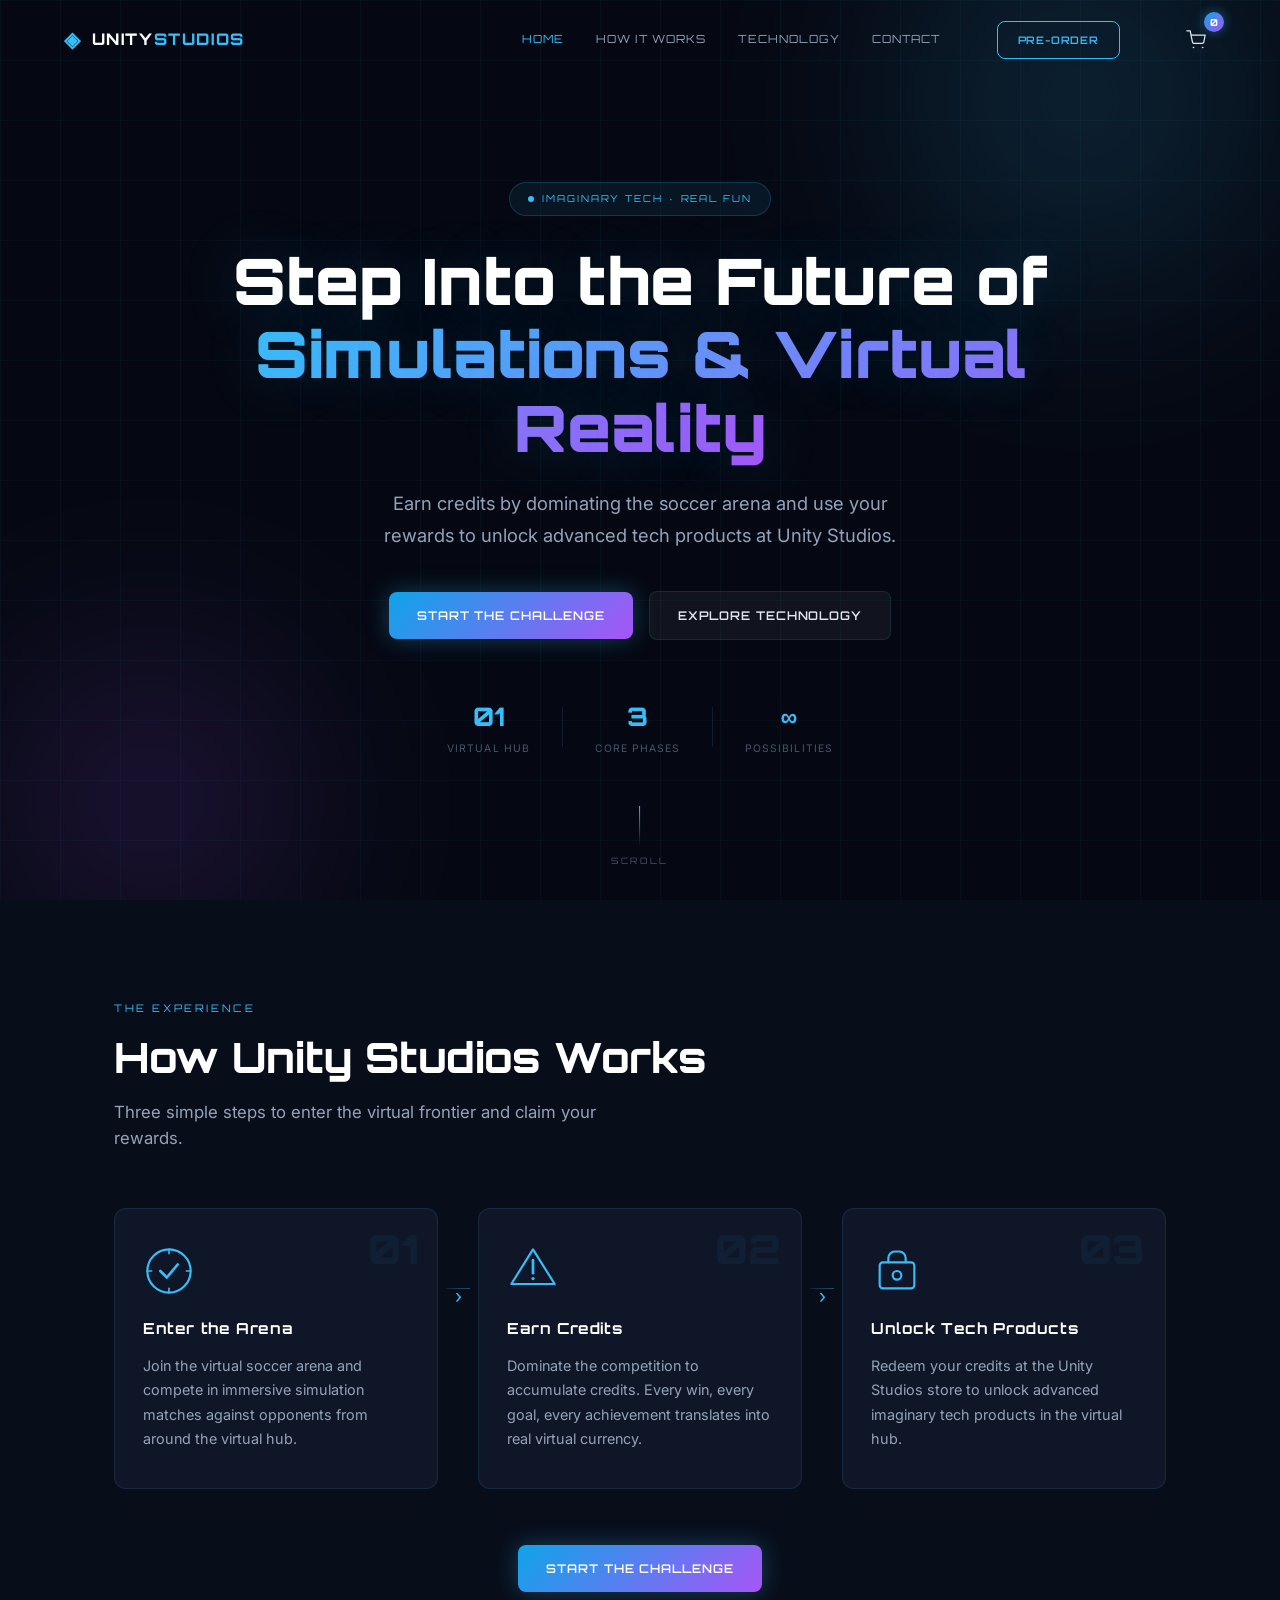
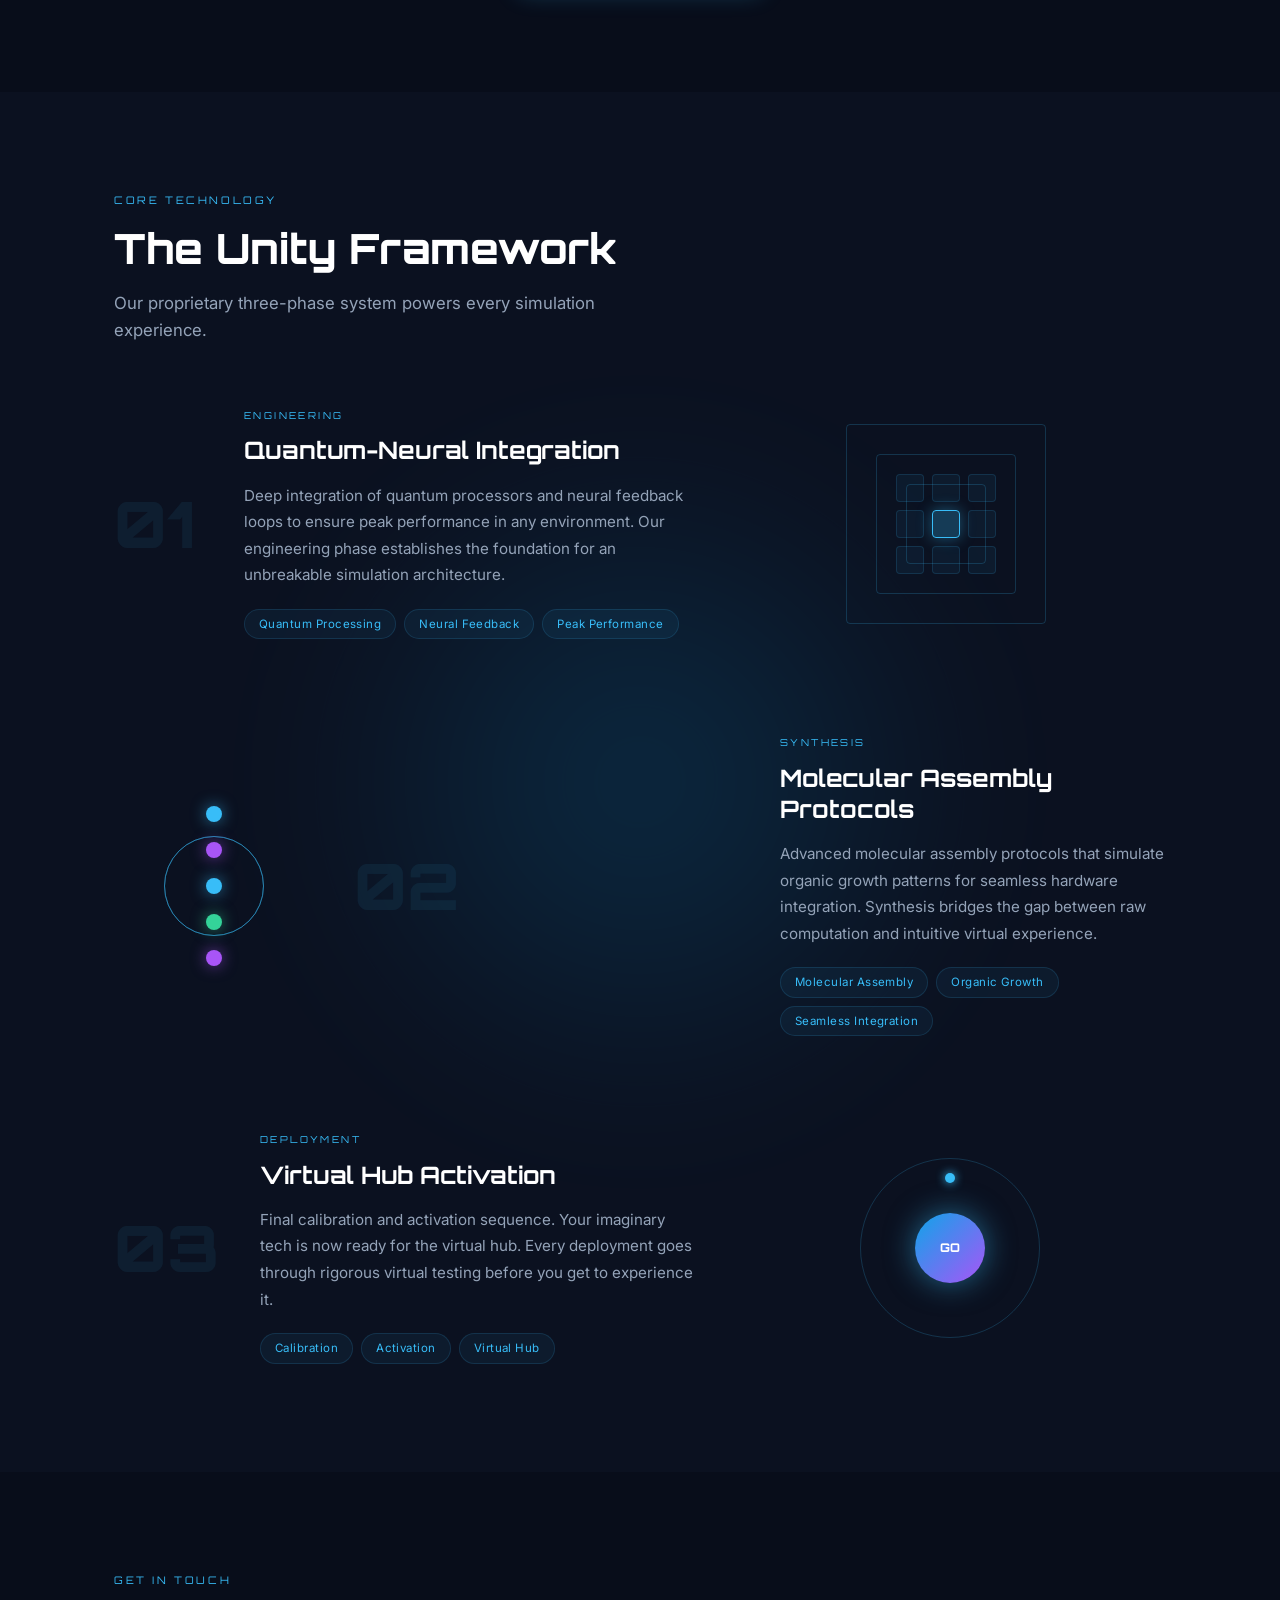
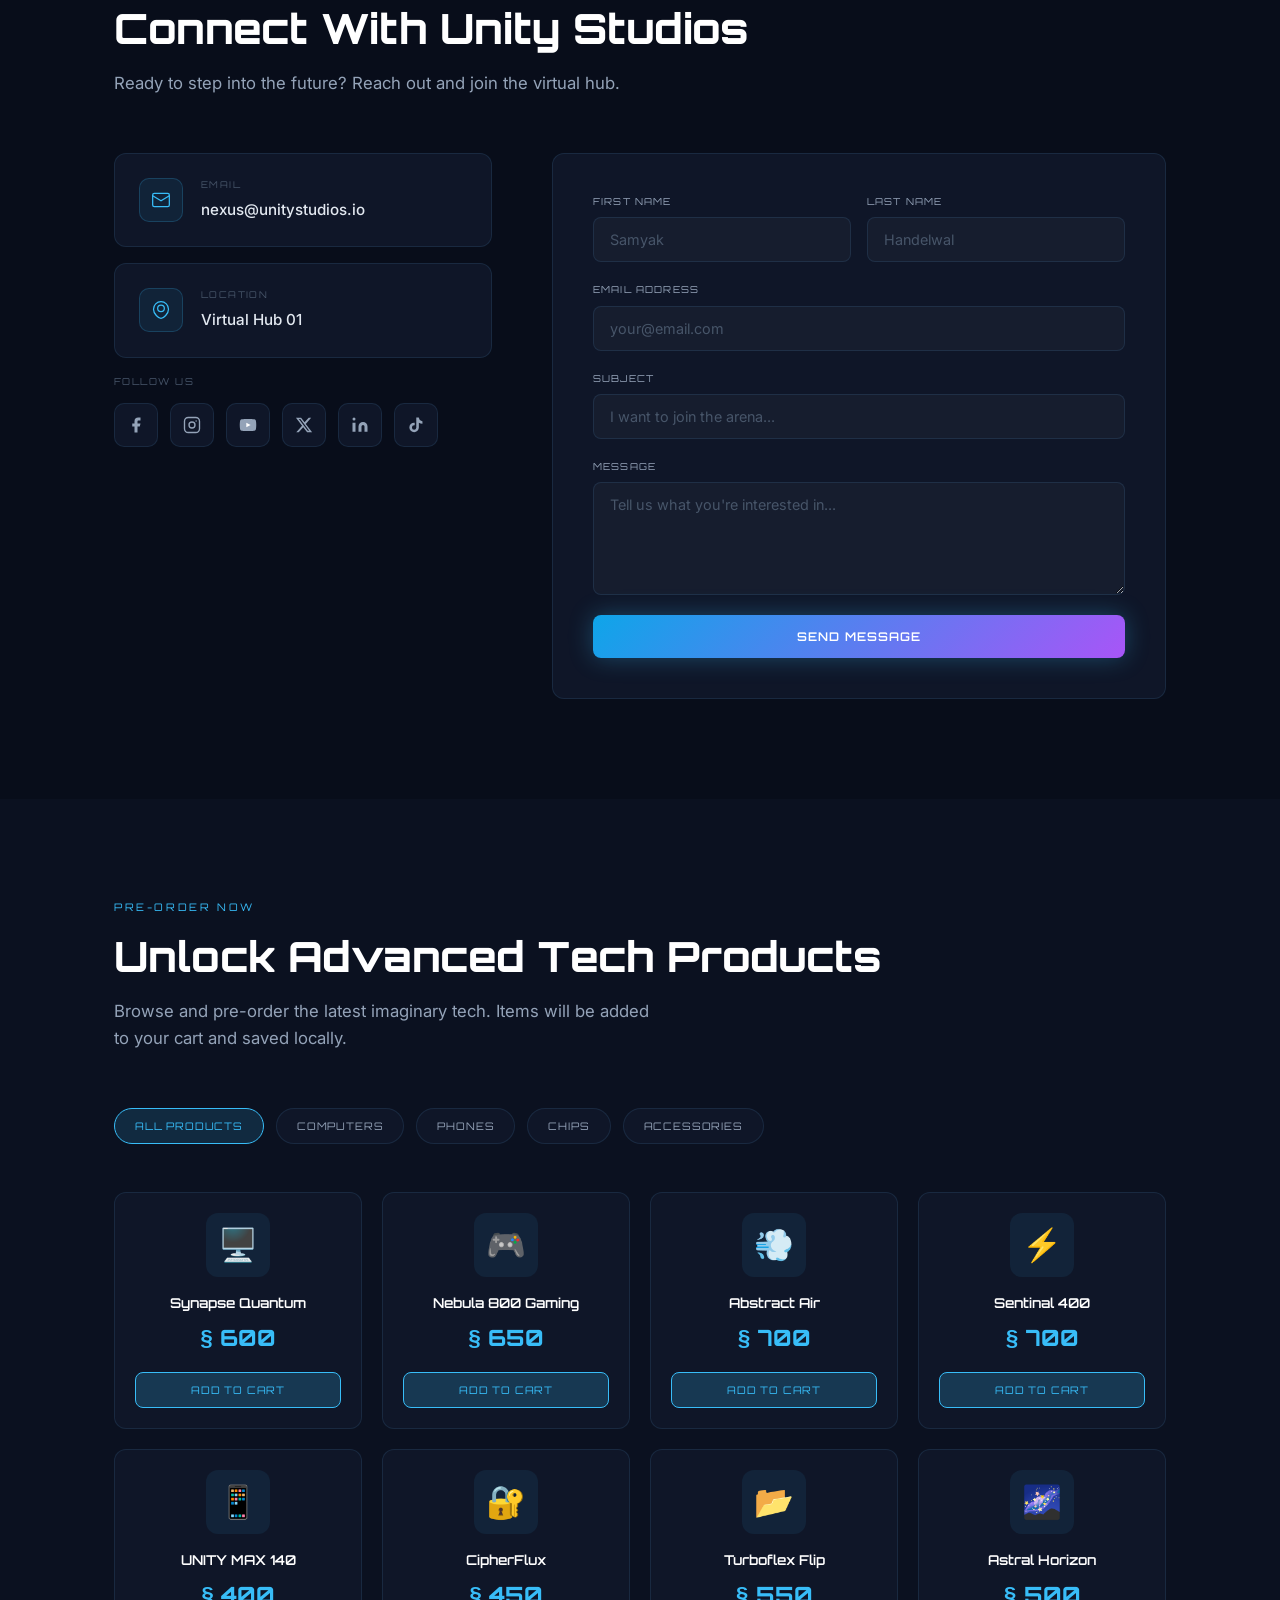
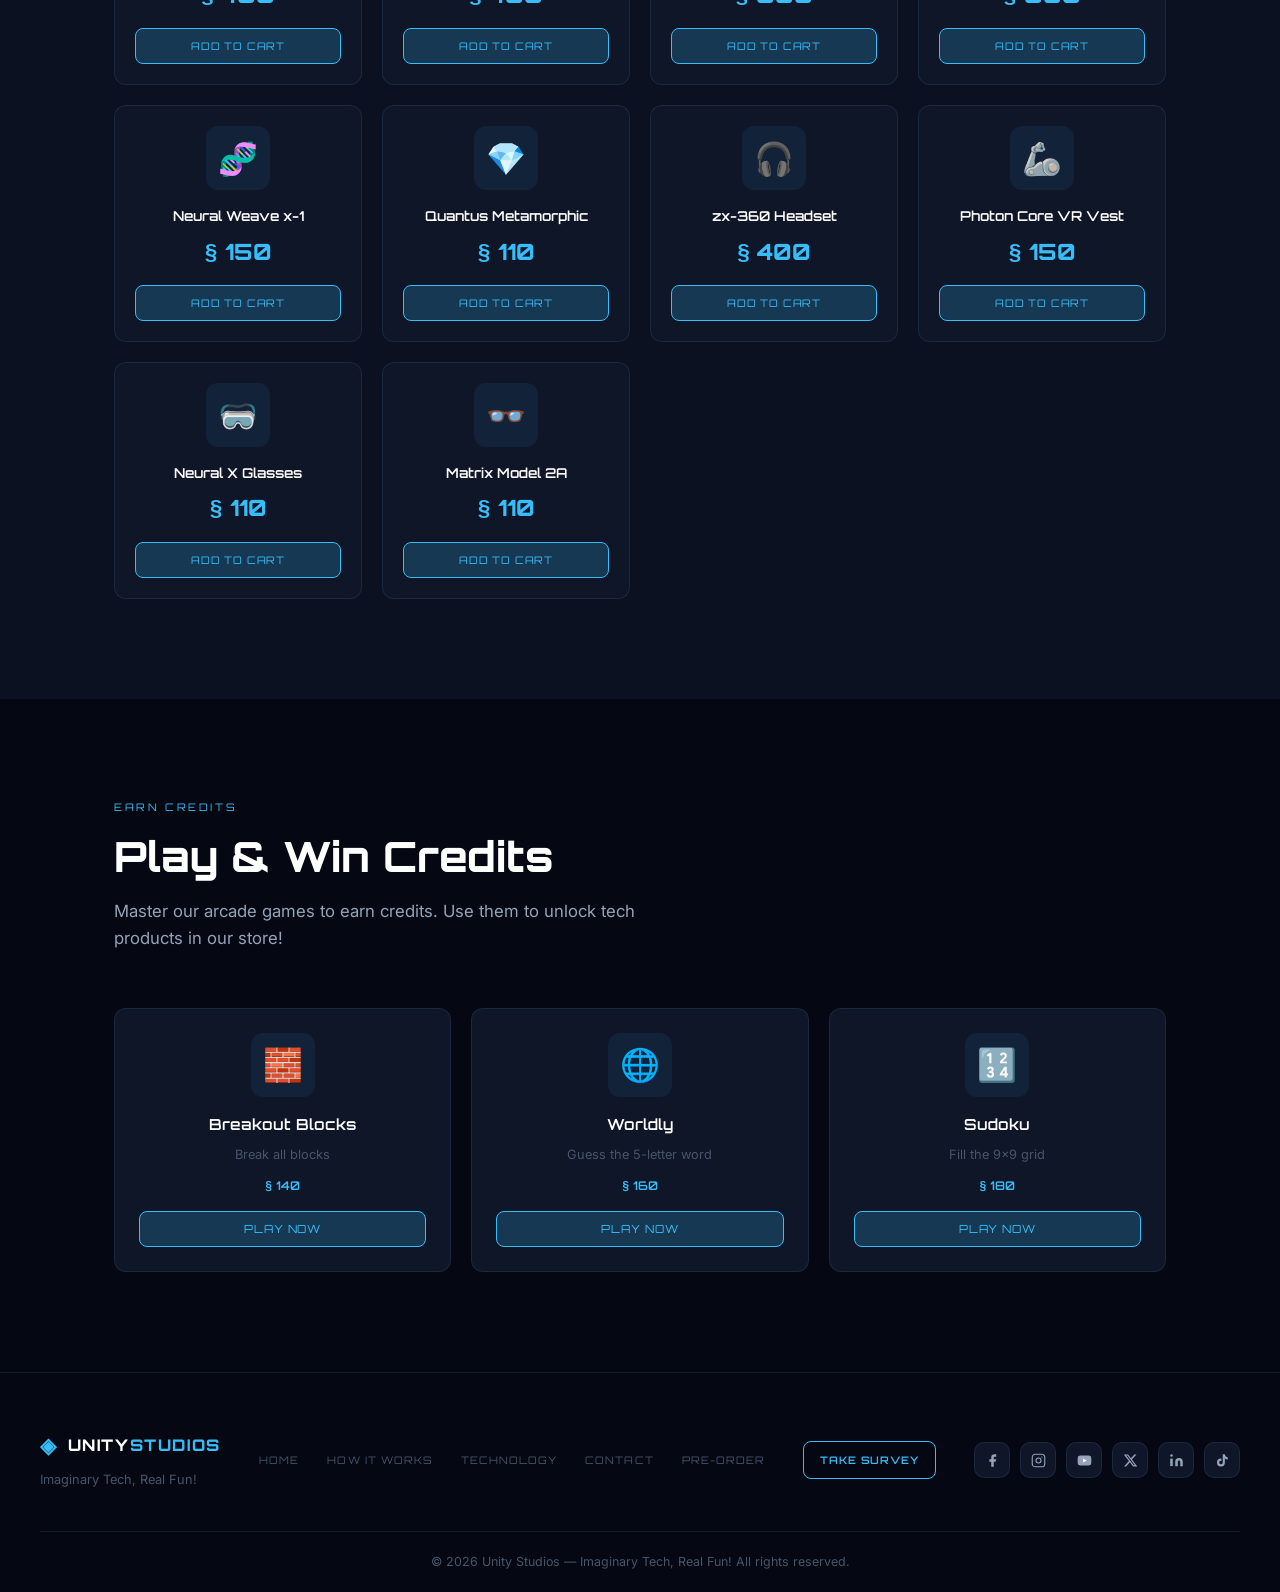
<file: docs/index.html>
<!DOCTYPE html>
<html lang="en">
<head>
  <meta charset="UTF-8" />
  <meta name="viewport" content="width=device-width, initial-scale=1.0" />
  <title>Home | Unity Studios</title>
  <link rel="stylesheet" href="style.css" />
  <link rel="preconnect" href="https://fonts.googleapis.com" />
  <link href="https://fonts.googleapis.com/css2?family=Orbitron:wght@400;600;800;900&family=Inter:wght@300;400;500;600&display=swap" rel="stylesheet" />
</head>
<body>

  <!-- ─── NAVBAR ─── -->
  <header class="navbar" id="navbar">
    <div class="nav-inner">
      <a href="#home" class="logo">
        <span class="logo-icon">◈</span>
        <span class="logo-text">UNITY<span class="logo-accent">STUDIOS</span></span>
      </a>
      <nav class="nav-links">
        <a href="#home">Home</a>
        <a href="#how-it-works">How It Works</a>
        <a href="#process">Technology</a>
        <a href="#contact">Contact</a>
      </nav>
      <a href="#shop" class="btn btn-outline nav-cta">Pre-Order</a>
      <button class="cart-btn" id="cartBtn" aria-label="Shopping cart">
        <svg viewBox="0 0 24 24" fill="none" xmlns="http://www.w3.org/2000/svg">
          <circle cx="9" cy="21" r="1" fill="currentColor"/>
          <circle cx="20" cy="21" r="1" fill="currentColor"/>
          <path d="M1 1h4l2.68 13.39a2 2 0 0 0 2 1.61h9.72a2 2 0 0 0 2-1.61L23 6H6" stroke="currentColor" stroke-width="1.5" stroke-linecap="round" stroke-linejoin="round"/>
        </svg>
        <span class="cart-count" id="cartCount">0</span>
      </button>
      <button class="hamburger" id="hamburger" aria-label="Toggle menu">
        <span></span><span></span><span></span>
      </button>
    </div>
    <div class="mobile-menu" id="mobileMenu">
      <a href="#home" onclick="closeMobile()">Home</a>
      <a href="#how-it-works" onclick="closeMobile()">How It Works</a>
      <a href="#process" onclick="closeMobile()">Technology</a>
      <a href="#contact" onclick="closeMobile()">Contact</a>
    </div>
  </header>

  <!-- ─── HERO ─── -->
  <section class="hero" id="home">
    <div class="hero-bg">
      <div class="grid-overlay"></div>
      <div class="orb orb-1"></div>
      <div class="orb orb-2"></div>
      <div class="particles" id="particles"></div>
    </div>
    <div class="hero-content">
      <div class="hero-badge">
        <span class="badge-dot"></span>
        IMAGINARY TECH · REAL FUN
      </div>
      <h1 class="hero-title">
        Step Into the Future of<br />
        <span class="gradient-text">Simulations &amp; Virtual Reality</span>
      </h1>
      <p class="hero-sub">
        Earn credits by dominating the soccer arena and use your rewards to
        unlock advanced tech products at Unity Studios.
      </p>
      <div class="hero-actions">
        <a href="#how-it-works" class="btn btn-primary">Start the Challenge</a>
        <a href="#process" class="btn btn-ghost">Explore Technology</a>
      </div>
      <div class="hero-stats">
        <div class="stat"><span class="stat-num">01</span><span class="stat-label">Virtual Hub</span></div>
        <div class="stat-divider"></div>
        <div class="stat"><span class="stat-num">3</span><span class="stat-label">Core Phases</span></div>
        <div class="stat-divider"></div>
        <div class="stat"><span class="stat-num">∞</span><span class="stat-label">Possibilities</span></div>
      </div>
    </div>
    <div class="scroll-indicator">
      <div class="scroll-line"></div>
      <span>SCROLL</span>
    </div>
  </section>

  <!-- ─── HOW IT WORKS ─── -->
  <section class="section how-it-works" id="how-it-works">
    <div class="container">
      <div class="section-label">THE EXPERIENCE</div>
      <h2 class="section-title">How Unity Studios Works</h2>
      <p class="section-sub">Three simple steps to enter the virtual frontier and claim your rewards.</p>
      <div class="steps-grid">

        <div class="step-card" data-step="1">
          <div class="step-icon">
            <svg viewBox="0 0 48 48" fill="none" xmlns="http://www.w3.org/2000/svg">
              <circle cx="24" cy="24" r="20" stroke="currentColor" stroke-width="2"/>
              <path d="M16 24 L22 30 L32 18" stroke="currentColor" stroke-width="2.5" stroke-linecap="round" stroke-linejoin="round"/>
              <path d="M24 4 L24 8M24 40 L24 44M4 24 L8 24M40 24 L44 24" stroke="currentColor" stroke-width="1.5" stroke-linecap="round"/>
            </svg>
          </div>
          <div class="step-number">01</div>
          <h3>Enter the Arena</h3>
          <p>Join the virtual soccer arena and compete in immersive simulation matches against opponents from around the virtual hub.</p>
        </div>

        <div class="step-connector">
          <div class="connector-line"></div>
          <div class="connector-arrow">›</div>
        </div>

        <div class="step-card" data-step="2">
          <div class="step-icon">
            <svg viewBox="0 0 48 48" fill="none" xmlns="http://www.w3.org/2000/svg">
              <polygon points="24,4 44,36 4,36" stroke="currentColor" stroke-width="2" stroke-linejoin="round"/>
              <line x1="24" y1="14" x2="24" y2="26" stroke="currentColor" stroke-width="2.5" stroke-linecap="round"/>
              <circle cx="24" cy="31" r="1.5" fill="currentColor"/>
            </svg>
          </div>
          <div class="step-number">02</div>
          <h3>Earn Credits</h3>
          <p>Dominate the competition to accumulate credits. Every win, every goal, every achievement translates into real virtual currency.</p>
        </div>

        <div class="step-connector">
          <div class="connector-line"></div>
          <div class="connector-arrow">›</div>
        </div>

        <div class="step-card" data-step="3">
          <div class="step-icon">
            <svg viewBox="0 0 48 48" fill="none" xmlns="http://www.w3.org/2000/svg">
              <rect x="8" y="16" width="32" height="24" rx="3" stroke="currentColor" stroke-width="2"/>
              <path d="M16 16 L16 12 C16 8.686 18.686 6 22 6 L26 6 C29.314 6 32 8.686 32 12 L32 16" stroke="currentColor" stroke-width="2" stroke-linecap="round"/>
              <circle cx="24" cy="28" r="4" stroke="currentColor" stroke-width="2"/>
            </svg>
          </div>
          <div class="step-number">03</div>
          <h3>Unlock Tech Products</h3>
          <p>Redeem your credits at the Unity Studios store to unlock advanced imaginary tech products in the virtual hub.</p>
        </div>

      </div>
      <div class="cta-center">
        <a href="#contact" class="btn btn-primary">Start the Challenge</a>
      </div>
    </div>
  </section>

  <!-- ─── PROCESS / TECHNOLOGY ─── -->
  <section class="section process-section" id="process">
    <div class="process-bg">
      <div class="orb orb-3"></div>
    </div>
    <div class="container">
      <div class="section-label">CORE TECHNOLOGY</div>
      <h2 class="section-title">The Unity Framework</h2>
      <p class="section-sub">Our proprietary three-phase system powers every simulation experience.</p>

      <div class="process-list">

        <div class="process-item" id="proc-1">
          <div class="proc-number">01</div>
          <div class="proc-content">
            <div class="proc-tag">ENGINEERING</div>
            <h3 class="proc-title">Quantum-Neural Integration</h3>
            <p class="proc-desc">Deep integration of quantum processors and neural feedback loops to ensure peak performance in any environment. Our engineering phase establishes the foundation for an unbreakable simulation architecture.</p>
            <div class="proc-tags">
              <span>Quantum Processing</span>
              <span>Neural Feedback</span>
              <span>Peak Performance</span>
            </div>
          </div>
          <div class="proc-visual proc-visual-1">
            <div class="proc-graphic">
              <div class="circuit circuit-1"></div>
              <div class="circuit circuit-2"></div>
              <div class="circuit circuit-3"></div>
              <div class="hex-grid">
                <div class="hex"></div><div class="hex"></div><div class="hex"></div>
                <div class="hex"></div><div class="hex hex-active"></div><div class="hex"></div>
                <div class="hex"></div><div class="hex"></div><div class="hex"></div>
              </div>
            </div>
          </div>
        </div>

        <div class="process-item reverse" id="proc-2">
          <div class="proc-number">02</div>
          <div class="proc-content">
            <div class="proc-tag">SYNTHESIS</div>
            <h3 class="proc-title">Molecular Assembly Protocols</h3>
            <p class="proc-desc">Advanced molecular assembly protocols that simulate organic growth patterns for seamless hardware integration. Synthesis bridges the gap between raw computation and intuitive virtual experience.</p>
            <div class="proc-tags">
              <span>Molecular Assembly</span>
              <span>Organic Growth</span>
              <span>Seamless Integration</span>
            </div>
          </div>
          <div class="proc-visual proc-visual-2">
            <div class="proc-graphic">
              <div class="dna-strand">
                <div class="dna-node"></div>
                <div class="dna-node"></div>
                <div class="dna-node"></div>
                <div class="dna-node"></div>
                <div class="dna-node"></div>
              </div>
              <div class="pulse-ring"></div>
              <div class="pulse-ring delay-1"></div>
              <div class="pulse-ring delay-2"></div>
            </div>
          </div>
        </div>

        <div class="process-item" id="proc-3">
          <div class="proc-number">03</div>
          <div class="proc-content">
            <div class="proc-tag">DEPLOYMENT</div>
            <h3 class="proc-title">Virtual Hub Activation</h3>
            <p class="proc-desc">Final calibration and activation sequence. Your imaginary tech is now ready for the virtual hub. Every deployment goes through rigorous virtual testing before you get to experience it.</p>
            <div class="proc-tags">
              <span>Calibration</span>
              <span>Activation</span>
              <span>Virtual Hub</span>
            </div>
          </div>
          <div class="proc-visual proc-visual-3">
            <div class="proc-graphic">
              <div class="launch-ring"></div>
              <div class="launch-core">
                <span>GO</span>
              </div>
              <div class="orbit-ring">
                <div class="orbit-dot"></div>
              </div>
            </div>
          </div>
        </div>

      </div>
    </div>
  </section>

  <!-- ─── CONTACT ─── -->
  <section class="section contact-section" id="contact">
    <div class="container">
      <div class="section-label">GET IN TOUCH</div>
      <h2 class="section-title">Connect With Unity Studios</h2>
      <p class="section-sub">Ready to step into the future? Reach out and join the virtual hub.</p>

      <div class="contact-grid">
        <div class="contact-info">
          <div class="contact-card">
            <div class="contact-icon">
              <svg viewBox="0 0 24 24" fill="none" xmlns="http://www.w3.org/2000/svg">
                <rect x="2" y="4" width="20" height="16" rx="2" stroke="currentColor" stroke-width="1.5"/>
                <path d="M2 7 L12 13 L22 7" stroke="currentColor" stroke-width="1.5" stroke-linecap="round"/>
              </svg>
            </div>
            <div>
              <div class="contact-label">Email</div>
              <a href="mailto:nexus@unitystudios.io" class="contact-value">nexus@unitystudios.io</a>
            </div>
          </div>
          <div class="contact-card">
            <div class="contact-icon">
              <svg viewBox="0 0 24 24" fill="none" xmlns="http://www.w3.org/2000/svg">
                <circle cx="12" cy="10" r="4" stroke="currentColor" stroke-width="1.5"/>
                <path d="M12 2 C7.029 2 3 6.029 3 11 C3 16.523 9 22 12 22 C15 22 21 16.523 21 11 C21 6.029 16.971 2 12 2Z" stroke="currentColor" stroke-width="1.5"/>
              </svg>
            </div>
            <div>
              <div class="contact-label">Location</div>
              <span class="contact-value">Virtual Hub 01</span>
            </div>
          </div>

          <div class="social-section">
            <div class="social-label">Follow Us</div>
            <div class="social-links">
              <!-- Facebook -->
              <a href="https://www.facebook.com" target="_blank" rel="noopener noreferrer" class="social-link" aria-label="Facebook">
                <svg viewBox="0 0 24 24" fill="currentColor" xmlns="http://www.w3.org/2000/svg">
                  <path d="M18 2h-3a5 5 0 0 0-5 5v3H7v4h3v8h4v-8h3l1-4h-4V7a1 1 0 0 1 1-1h3z"/>
                </svg>
              </a>
              <!-- Instagram -->
              <a href="https://www.instagram.com" target="_blank" rel="noopener noreferrer" class="social-link" aria-label="Instagram">
                <svg viewBox="0 0 24 24" fill="none" stroke="currentColor" stroke-width="1.8" xmlns="http://www.w3.org/2000/svg">
                  <rect x="2" y="2" width="20" height="20" rx="5"/>
                  <circle cx="12" cy="12" r="4"/>
                  <circle cx="17.5" cy="6.5" r="1" fill="currentColor" stroke="none"/>
                </svg>
              </a>
              <!-- YouTube -->
              <a href="https://www.youtube.com" target="_blank" rel="noopener noreferrer" class="social-link" aria-label="YouTube">
                <svg viewBox="0 0 24 24" fill="currentColor" xmlns="http://www.w3.org/2000/svg">
                  <path d="M22.54 6.42a2.78 2.78 0 0 0-1.95-1.96C18.88 4 12 4 12 4s-6.88 0-8.59.46A2.78 2.78 0 0 0 1.46 6.42 29 29 0 0 0 1 12a29 29 0 0 0 .46 5.58A2.78 2.78 0 0 0 3.41 19.6C5.12 20 12 20 12 20s6.88 0 8.59-.4a2.78 2.78 0 0 0 1.95-1.96A29 29 0 0 0 23 12a29 29 0 0 0-.46-5.58z"/>
                  <polygon points="9.75 15.02 15.5 12 9.75 8.98 9.75 15.02" fill="white"/>
                </svg>
              </a>
              <!-- X / Twitter -->
              <a href="https://www.x.com" target="_blank" rel="noopener noreferrer" class="social-link" aria-label="X (Twitter)">
                <svg viewBox="0 0 24 24" fill="currentColor" xmlns="http://www.w3.org/2000/svg">
                  <path d="M18.244 2.25h3.308l-7.227 8.26 8.502 11.24H16.17l-5.214-6.817L4.99 21.75H1.68l7.73-8.835L1.254 2.25H8.08l4.713 6.231zm-1.161 17.52h1.833L7.084 4.126H5.117z"/>
                </svg>
              </a>
              <!-- LinkedIn -->
              <a href="https://www.linkedin.com" target="_blank" rel="noopener noreferrer" class="social-link" aria-label="LinkedIn">
                <svg viewBox="0 0 24 24" fill="currentColor" xmlns="http://www.w3.org/2000/svg">
                  <path d="M16 8a6 6 0 0 1 6 6v7h-4v-7a2 2 0 0 0-2-2 2 2 0 0 0-2 2v7h-4v-7a6 6 0 0 1 6-6z"/>
                  <rect x="2" y="9" width="4" height="12"/>
                  <circle cx="4" cy="4" r="2"/>
                </svg>
              </a>
              <!-- TikTok -->
              <a href="https://www.tiktok.com" target="_blank" rel="noopener noreferrer" class="social-link" aria-label="TikTok">
                <svg viewBox="0 0 24 24" fill="currentColor" xmlns="http://www.w3.org/2000/svg">
                  <path d="M19.59 6.69a4.83 4.83 0 0 1-3.77-4.25V2h-3.45v13.67a2.89 2.89 0 0 1-2.88 2.5 2.89 2.89 0 0 1-2.89-2.89 2.89 2.89 0 0 1 2.89-2.89c.28 0 .54.04.79.1V9.01a6.33 6.33 0 0 0-.79-.05 6.34 6.34 0 0 0-6.34 6.34 6.34 6.34 0 0 0 6.34 6.34 6.34 6.34 0 0 0 6.33-6.34V8.95a8.2 8.2 0 0 0 4.79 1.53V7.04a4.85 4.85 0 0 1-1.02-.35z"/>
                </svg>
              </a>
            </div>
          </div>
        </div>

        <form class="contact-form" onsubmit="handleSubmit(event)">
          <div class="form-row">
            <div class="form-group">
              <label for="fname">First Name</label>
              <input type="text" id="fname" name="fname" placeholder="Samyak" required />
            </div>
            <div class="form-group">
              <label for="lname">Last Name</label>
              <input type="text" id="lname" name="lname" placeholder="Handelwal" />
            </div>
          </div>
          <div class="form-group">
            <label for="email">Email Address</label>
            <input type="email" id="email" name="email" placeholder="your@email.com" required />
          </div>
          <div class="form-group">
            <label for="subject">Subject</label>
            <input type="text" id="subject" name="subject" placeholder="I want to join the arena..." />
          </div>
          <div class="form-group">
            <label for="message">Message</label>
            <textarea id="message" name="message" rows="5" placeholder="Tell us what you're interested in..." required></textarea>
          </div>
          <button type="submit" class="btn btn-primary full-width">Send Message</button>
          <div class="form-success" id="formSuccess">
            Message sent! We'll be in touch from the virtual hub.
          </div>
        </form>
      </div>
    </div>
  </section>

  <!-- ─── SHOP / PRE-ORDER ─── -->
  <section class="section shop-section" id="shop">
    <div class="container">
      <div class="section-label">PRE-ORDER NOW</div>
      <h2 class="section-title">Unlock Advanced Tech Products</h2>
      <p class="section-sub">Browse and pre-order the latest imaginary tech. Items will be added to your cart and saved locally.</p>

      <div class="shop-filters">
        <button class="filter-btn active" data-category="all">All Products</button>
        <button class="filter-btn" data-category="computers">Computers</button>
        <button class="filter-btn" data-category="phones">Phones</button>
        <button class="filter-btn" data-category="chips">Chips</button>
        <button class="filter-btn" data-category="accessories">Accessories</button>
      </div>

      <div class="products-grid" id="productsGrid">
        <!-- Products will be generated by JavaScript -->
      </div>
    </div>
  </section>

  <!-- ─── GAMES SECTION ─── -->
  <section class="section games-section" id="games">
    <div class="container">
      <div class="section-label">EARN CREDITS</div>
      <h2 class="section-title">Play & Win Credits</h2>
      <p class="section-sub">Master our arcade games to earn credits. Use them to unlock tech products in our store!</p>

      <div class="games-grid" id="gamesGrid">
        <!-- Games will be generated by JavaScript -->
      </div>
    </div>
  </section>

  <!-- ─── GAME MODAL ─── -->
  <div class="game-modal" id="gameModal">
    <div class="game-overlay" onclick="closeGame()"></div>
    <div class="game-panel">
      <div class="game-header">
        <h3 id="gameTitle">Game Title</h3>
        <div class="game-header-btns">
          <button class="fullscreen-btn" id="fullscreenBtn" onclick="toggleGameFullscreen()" aria-label="Toggle fullscreen">
            <svg id="fsExpandIcon" viewBox="0 0 24 24" fill="none" stroke="currentColor" stroke-width="2" stroke-linecap="round" stroke-linejoin="round" width="20" height="20">
              <polyline points="15 3 21 3 21 9"/><polyline points="9 21 3 21 3 15"/>
              <line x1="21" y1="3" x2="14" y2="10"/><line x1="3" y1="21" x2="10" y2="14"/>
            </svg>
            <svg id="fsCompressIcon" viewBox="0 0 24 24" fill="none" stroke="currentColor" stroke-width="2" stroke-linecap="round" stroke-linejoin="round" width="20" height="20" style="display:none">
              <polyline points="4 14 10 14 10 20"/><polyline points="20 10 14 10 14 4"/>
              <line x1="10" y1="14" x2="3" y2="21"/><line x1="21" y1="3" x2="14" y2="10"/>
            </svg>
          </button>
          <button class="close-game" onclick="closeGame()">×</button>
        </div>
      </div>
      <div class="game-content">
        <canvas id="gameCanvas" width="600" height="400"></canvas>
      </div>
      <div class="game-footer">
        <div class="game-score">Score: <span id="gameScore">0</span></div>
        <button class="btn btn-primary" id="gamePlayBtn" onclick="startGame()">Play Game</button>
        <button class="btn btn-ghost" id="gameStopBtn" onclick="stopGame()" style="display:none;">Stop Game</button>
        <div class="game-reward" id="gameReward" style="display:none; margin-top:12px; padding:12px; background:rgba(52,211,153,0.1); border:1px solid rgba(52,211,153,0.3); border-radius:8px; color:#34d399; text-align:center;"></div>
      </div>
    </div>
  </div>

  <!-- ─── SHOPPING CART MODAL ─── -->
  <div class="cart-modal" id="cartModal">
    <div class="cart-overlay" onclick="closeCart()"></div>
    <div class="cart-panel">
      <div class="cart-header">
        <h3>Your Pre-Order Cart</h3>
        <button class="close-cart" onclick="closeCart()">×</button>
      </div>
      <div class="cart-items" id="cartItems">
        <div class="empty-cart">Your cart is empty</div>
      </div>
      <div class="cart-footer">
        <div class="cart-total">
          <span>Total Credits:</span>
          <span id="cartTotal">0</span>
        </div>
        <button class="btn btn-primary full-width" onclick="checkout()">Proceed to Checkout</button>
        <button class="btn btn-ghost full-width" onclick="closeCart()" style="margin-top: 8px;">Continue Shopping</button>
      </div>
    </div>
  </div>

  <!-- ─── FOOTER ─── -->
  <footer class="footer">
    <div class="footer-inner">
      <div class="footer-brand">
        <a href="#home" class="logo">
          <span class="logo-icon">◈</span>
          <span class="logo-text">UNITY<span class="logo-accent">STUDIOS</span></span>
        </a>
        <p class="footer-tagline">Imaginary Tech, Real Fun!</p>
      </div>

      <nav class="footer-nav">
        <a href="#home">Home</a>
        <a href="#how-it-works">How It Works</a>
        <a href="#process">Technology</a>
        <a href="#contact">Contact</a>
        <a href="#shop">Pre-Order</a>
      </nav>
      <a href="javascript:openSurvey()" class="btn btn-outline" style="font-size: 0.65rem; padding: 10px 16px;">Take Survey</a>

      <div class="footer-social">
        <a href="https://www.facebook.com" target="_blank" rel="noopener noreferrer" aria-label="Facebook" class="social-link sm">
          <svg viewBox="0 0 24 24" fill="currentColor"><path d="M18 2h-3a5 5 0 0 0-5 5v3H7v4h3v8h4v-8h3l1-4h-4V7a1 1 0 0 1 1-1h3z"/></svg>
        </a>
        <a href="https://www.instagram.com" target="_blank" rel="noopener noreferrer" aria-label="Instagram" class="social-link sm">
          <svg viewBox="0 0 24 24" fill="none" stroke="currentColor" stroke-width="1.8"><rect x="2" y="2" width="20" height="20" rx="5"/><circle cx="12" cy="12" r="4"/><circle cx="17.5" cy="6.5" r="1" fill="currentColor" stroke="none"/></svg>
        </a>
        <a href="https://www.youtube.com" target="_blank" rel="noopener noreferrer" aria-label="YouTube" class="social-link sm">
          <svg viewBox="0 0 24 24" fill="currentColor"><path d="M22.54 6.42a2.78 2.78 0 0 0-1.95-1.96C18.88 4 12 4 12 4s-6.88 0-8.59.46A2.78 2.78 0 0 0 1.46 6.42 29 29 0 0 0 1 12a29 29 0 0 0 .46 5.58A2.78 2.78 0 0 0 3.41 19.6C5.12 20 12 20 12 20s6.88 0 8.59-.4a2.78 2.78 0 0 0 1.95-1.96A29 29 0 0 0 23 12a29 29 0 0 0-.46-5.58z"/><polygon points="9.75 15.02 15.5 12 9.75 8.98 9.75 15.02" fill="white"/></svg>
        </a>
        <a href="https://www.x.com" target="_blank" rel="noopener noreferrer" aria-label="X" class="social-link sm">
          <svg viewBox="0 0 24 24" fill="currentColor"><path d="M18.244 2.25h3.308l-7.227 8.26 8.502 11.24H16.17l-5.214-6.817L4.99 21.75H1.68l7.73-8.835L1.254 2.25H8.08l4.713 6.231zm-1.161 17.52h1.833L7.084 4.126H5.117z"/></svg>
        </a>
        <a href="https://www.linkedin.com" target="_blank" rel="noopener noreferrer" aria-label="LinkedIn" class="social-link sm">
          <svg viewBox="0 0 24 24" fill="currentColor"><path d="M16 8a6 6 0 0 1 6 6v7h-4v-7a2 2 0 0 0-2-2 2 2 0 0 0-2 2v7h-4v-7a6 6 0 0 1 6-6z"/><rect x="2" y="9" width="4" height="12"/><circle cx="4" cy="4" r="2"/></svg>
        </a>
        <a href="https://www.tiktok.com" target="_blank" rel="noopener noreferrer" aria-label="TikTok" class="social-link sm">
          <svg viewBox="0 0 24 24" fill="currentColor"><path d="M19.59 6.69a4.83 4.83 0 0 1-3.77-4.25V2h-3.45v13.67a2.89 2.89 0 0 1-2.88 2.5 2.89 2.89 0 0 1-2.89-2.89 2.89 2.89 0 0 1 2.89-2.89c.28 0 .54.04.79.1V9.01a6.33 6.33 0 0 0-.79-.05 6.34 6.34 0 0 0-6.34 6.34 6.34 6.34 0 0 0 6.34 6.34 6.34 6.34 0 0 0 6.33-6.34V8.95a8.2 8.2 0 0 0 4.79 1.53V7.04a4.85 4.85 0 0 1-1.02-.35z"/></svg>
        </a>
      </div>
    </div>
    <div class="footer-bottom">
      <p>© 2026 Unity Studios — Imaginary Tech, Real Fun! All rights reserved.</p>
    </div>
  </footer>

  <script src="script.js"></script>
</body>
</html>
</file>
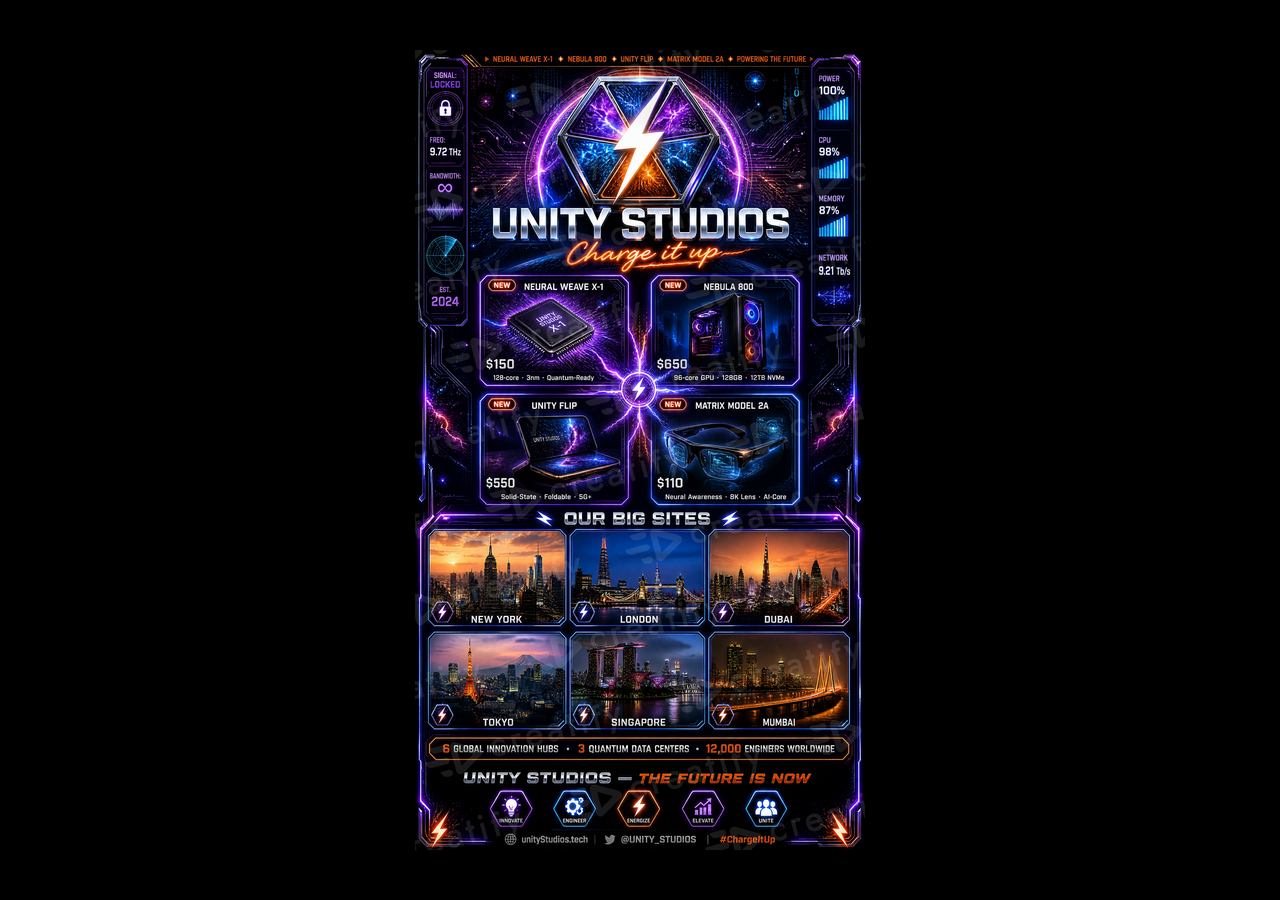
<file: docs/ads.html>
<!DOCTYPE html>
<html lang="en">
<head>
  <meta charset="UTF-8" />
  <meta name="viewport" content="width=device-width, initial-scale=1.0" />
  <title>Unity Studios — Charge It Up</title>
  <style>
    *, *::before, *::after { box-sizing: border-box; margin: 0; padding: 0; }

    body {
      background: #000;
      min-height: 100vh;
      display: flex;
      align-items: center;
      justify-content: center;
      overflow-x: hidden;
    }

    .ad-wrapper {
      display: flex;
      align-items: center;
      justify-content: center;
      width: 100%;
      padding: 0;
    }

    .ad-wrapper img {
      display: block;
      max-width: 100%;
      max-height: 100vh;
      width: auto;
      height: auto;
      object-fit: contain;
    }
  </style>
</head>
<body>
  <div class="ad-wrapper">
    <img src="ad.png" alt="Unity Studios — Charge It Up" draggable="false" />
  </div>
</body>
</html>
</file>
<file: docs/style.css>
/* ─── RESET & BASE ─── */
*, *::before, *::after { box-sizing: border-box; margin: 0; padding: 0; }

:root {
  --bg:        #050812;
  --bg-2:      #080d1a;
  --bg-3:      #0b1120;
  --surface:   #0f1628;
  --border:    rgba(99, 179, 237, 0.12);
  --cyan:      #38bdf8;
  --cyan-dim:  #0ea5e9;
  --purple:    #a855f7;
  --green:     #34d399;
  --text:      #e2e8f0;
  --text-dim:  #94a3b8;
  --text-muted:#475569;
  --font-head: 'Orbitron', monospace;
  --font-body: 'Inter', sans-serif;
  --radius:    12px;
  --trans:     0.3s ease;
}

html { scroll-behavior: smooth; font-size: 16px; }

body {
  background: var(--bg);
  color: var(--text);
  font-family: var(--font-body);
  overflow-x: hidden;
  line-height: 1.6;
}

a { color: inherit; text-decoration: none; }
img { max-width: 100%; display: block; }

/* ─── SCROLLBAR ─── */
::-webkit-scrollbar { width: 6px; }
::-webkit-scrollbar-track { background: var(--bg); }
::-webkit-scrollbar-thumb { background: var(--cyan-dim); border-radius: 3px; }

/* ─── UTILITY ─── */
.container { max-width: 1100px; margin: 0 auto; padding: 0 24px; }
.section { padding: 100px 0; position: relative; }
.section-label {
  font-family: var(--font-head);
  font-size: 0.65rem;
  letter-spacing: 0.25em;
  color: var(--cyan);
  margin-bottom: 16px;
  text-transform: uppercase;
}
.section-title {
  font-family: var(--font-head);
  font-size: clamp(1.8rem, 3.5vw, 2.6rem);
  font-weight: 800;
  color: #fff;
  line-height: 1.2;
  margin-bottom: 16px;
}
.section-sub {
  color: var(--text-dim);
  font-size: 1.05rem;
  max-width: 540px;
  margin-bottom: 56px;
}
.gradient-text {
  background: linear-gradient(135deg, var(--cyan) 0%, var(--purple) 100%);
  -webkit-background-clip: text;
  -webkit-text-fill-color: transparent;
  background-clip: text;
}

/* ─── BUTTONS ─── */
.btn {
  display: inline-flex;
  align-items: center;
  gap: 8px;
  padding: 14px 28px;
  border-radius: 8px;
  font-family: var(--font-head);
  font-size: 0.75rem;
  font-weight: 600;
  letter-spacing: 0.08em;
  text-transform: uppercase;
  cursor: pointer;
  border: none;
  transition: all var(--trans);
  white-space: nowrap;
}
.btn-primary {
  background: linear-gradient(135deg, var(--cyan-dim), var(--purple));
  color: #fff;
  box-shadow: 0 0 24px rgba(56, 189, 248, 0.3);
}
.btn-primary:hover {
  transform: translateY(-2px);
  box-shadow: 0 0 40px rgba(56, 189, 248, 0.5);
}
.btn-outline {
  background: transparent;
  color: var(--cyan);
  border: 1px solid var(--cyan);
}
.btn-outline:hover {
  background: rgba(56, 189, 248, 0.1);
  transform: translateY(-2px);
}
.btn-ghost {
  background: rgba(255,255,255,0.05);
  color: var(--text);
  border: 1px solid var(--border);
}
.btn-ghost:hover {
  background: rgba(255,255,255,0.1);
  border-color: rgba(99, 179, 237, 0.3);
  transform: translateY(-2px);
}
.full-width { width: 100%; justify-content: center; }

/* ─── NAVBAR ─── */
.navbar {
  position: fixed;
  top: 0; left: 0; right: 0;
  z-index: 100;
  transition: background var(--trans), backdrop-filter var(--trans), border-color var(--trans);
  border-bottom: 1px solid transparent;
}
.navbar.scrolled {
  background: rgba(5, 8, 18, 0.92);
  backdrop-filter: blur(20px);
  -webkit-backdrop-filter: blur(20px);
  border-color: var(--border);
}
.nav-inner {
  max-width: 1200px;
  margin: 0 auto;
  padding: 20px 24px;
  display: flex;
  align-items: center;
  gap: 40px;
}
.logo {
  display: flex;
  align-items: center;
  gap: 10px;
  font-family: var(--font-head);
  font-size: 1rem;
  font-weight: 800;
  letter-spacing: 0.1em;
  color: #fff;
  flex-shrink: 0;
}
.logo-icon { color: var(--cyan); font-size: 1.3rem; }
.logo-accent { color: var(--cyan); }
.nav-links {
  display: flex;
  align-items: center;
  gap: 32px;
  margin-left: auto;
}
.nav-links a {
  font-family: var(--font-head);
  font-size: 0.7rem;
  letter-spacing: 0.1em;
  text-transform: uppercase;
  color: var(--text-dim);
  transition: color var(--trans);
  position: relative;
}
.nav-links a::after {
  content: '';
  position: absolute;
  bottom: -4px; left: 0; right: 0;
  height: 1px;
  background: var(--cyan);
  transform: scaleX(0);
  transition: transform var(--trans);
}
.nav-links a:hover { color: var(--cyan); }
.nav-links a:hover::after { transform: scaleX(1); }
.nav-cta { padding: 10px 20px; font-size: 0.65rem; margin-left: 16px; }
.hamburger {
  display: none;
  flex-direction: column;
  gap: 5px;
  background: none;
  border: none;
  cursor: pointer;
  padding: 4px;
  margin-left: auto;
}
.hamburger span {
  display: block;
  width: 22px;
  height: 2px;
  background: var(--text);
  border-radius: 2px;
  transition: all var(--trans);
}
.mobile-menu {
  display: none;
  flex-direction: column;
  gap: 0;
  background: rgba(5, 8, 18, 0.97);
  border-top: 1px solid var(--border);
  max-height: 0;
  overflow: hidden;
  transition: max-height 0.4s ease;
}
.mobile-menu.open { max-height: 300px; }
.mobile-menu a {
  padding: 16px 24px;
  font-family: var(--font-head);
  font-size: 0.75rem;
  letter-spacing: 0.1em;
  text-transform: uppercase;
  color: var(--text-dim);
  border-bottom: 1px solid var(--border);
  transition: color var(--trans), background var(--trans);
}
.mobile-menu a:hover { color: var(--cyan); background: rgba(56,189,248,0.05); }

/* ─── HERO ─── */
.hero {
  min-height: 100vh;
  display: flex;
  align-items: center;
  justify-content: center;
  position: relative;
  overflow: hidden;
  padding: 120px 24px 80px;
}
.hero-bg {
  position: absolute;
  inset: 0;
  overflow: hidden;
}
.grid-overlay {
  position: absolute;
  inset: 0;
  background-image:
    linear-gradient(rgba(56,189,248,0.04) 1px, transparent 1px),
    linear-gradient(90deg, rgba(56,189,248,0.04) 1px, transparent 1px);
  background-size: 60px 60px;
}
.orb {
  position: absolute;
  border-radius: 50%;
  filter: blur(80px);
  opacity: 0.18;
  animation: pulse-orb 8s ease-in-out infinite;
}
.orb-1 {
  width: 600px; height: 600px;
  background: radial-gradient(circle, var(--cyan), transparent 70%);
  top: -200px; right: -100px;
  animation-delay: 0s;
}
.orb-2 {
  width: 500px; height: 500px;
  background: radial-gradient(circle, var(--purple), transparent 70%);
  bottom: -150px; left: -100px;
  animation-delay: 4s;
}
.orb-3 {
  width: 700px; height: 700px;
  background: radial-gradient(circle, var(--cyan-dim), transparent 70%);
  top: 50%; left: 50%;
  transform: translate(-50%, -50%);
}
@keyframes pulse-orb {
  0%, 100% { opacity: 0.18; transform: scale(1); }
  50% { opacity: 0.28; transform: scale(1.08); }
}
.particles {
  position: absolute;
  inset: 0;
  overflow: hidden;
}
.particle {
  position: absolute;
  width: 2px; height: 2px;
  background: var(--cyan);
  border-radius: 50%;
  opacity: 0;
  animation: float-particle linear infinite;
}
@keyframes float-particle {
  0% { opacity: 0; transform: translateY(0) scale(0); }
  10% { opacity: 0.6; transform: scale(1); }
  90% { opacity: 0.3; }
  100% { opacity: 0; transform: translateY(-100vh) scale(0); }
}
.hero-content {
  position: relative;
  z-index: 2;
  text-align: center;
  max-width: 820px;
}
.hero-badge {
  display: inline-flex;
  align-items: center;
  gap: 8px;
  padding: 8px 18px;
  background: rgba(56,189,248,0.08);
  border: 1px solid rgba(56,189,248,0.2);
  border-radius: 100px;
  font-family: var(--font-head);
  font-size: 0.6rem;
  letter-spacing: 0.2em;
  color: var(--cyan);
  margin-bottom: 28px;
  text-transform: uppercase;
}
.badge-dot {
  width: 6px; height: 6px;
  background: var(--cyan);
  border-radius: 50%;
  animation: blink 2s ease-in-out infinite;
}
@keyframes blink { 0%, 100% { opacity: 1; } 50% { opacity: 0.2; } }
.hero-title {
  font-family: var(--font-head);
  font-size: clamp(2rem, 5.5vw, 4rem);
  font-weight: 900;
  line-height: 1.15;
  color: #fff;
  margin-bottom: 24px;
  text-shadow: 0 0 60px rgba(56,189,248,0.2);
}
.hero-sub {
  font-size: clamp(1rem, 1.5vw, 1.15rem);
  color: var(--text-dim);
  max-width: 560px;
  margin: 0 auto 40px;
  line-height: 1.7;
}
.hero-actions {
  display: flex;
  align-items: center;
  justify-content: center;
  gap: 16px;
  margin-bottom: 56px;
  flex-wrap: wrap;
}
.hero-stats {
  display: flex;
  align-items: center;
  justify-content: center;
  gap: 32px;
}
.stat { display: flex; flex-direction: column; align-items: center; gap: 4px; }
.stat-num {
  font-family: var(--font-head);
  font-size: 1.6rem;
  font-weight: 800;
  color: var(--cyan);
}
.stat-label {
  font-size: 0.65rem;
  letter-spacing: 0.1em;
  text-transform: uppercase;
  color: var(--text-muted);
}
.stat-divider { width: 1px; height: 40px; background: var(--border); }
.scroll-indicator {
  position: absolute;
  bottom: 32px;
  left: 50%;
  transform: translateX(-50%);
  display: flex;
  flex-direction: column;
  align-items: center;
  gap: 8px;
  z-index: 2;
}
.scroll-line {
  width: 1px;
  height: 40px;
  background: linear-gradient(to bottom, var(--cyan), transparent);
  animation: scroll-anim 2s ease-in-out infinite;
}
@keyframes scroll-anim {
  0%, 100% { opacity: 1; transform: scaleY(1); }
  50% { opacity: 0.4; transform: scaleY(0.6); }
}
.scroll-indicator span {
  font-family: var(--font-head);
  font-size: 0.55rem;
  letter-spacing: 0.3em;
  color: var(--text-muted);
}

/* ─── HOW IT WORKS ─── */
.how-it-works { background: var(--bg-2); }
.steps-grid {
  display: flex;
  align-items: flex-start;
  gap: 0;
  margin-bottom: 56px;
}
.step-card {
  flex: 1;
  background: var(--surface);
  border: 1px solid var(--border);
  border-radius: var(--radius);
  padding: 36px 28px;
  position: relative;
  transition: transform var(--trans), border-color var(--trans), box-shadow var(--trans);
  overflow: hidden;
}
.step-card::before {
  content: '';
  position: absolute;
  top: 0; left: 0; right: 0;
  height: 2px;
  background: linear-gradient(90deg, var(--cyan), var(--purple));
  opacity: 0;
  transition: opacity var(--trans);
}
.step-card:hover {
  transform: translateY(-8px);
  border-color: rgba(56,189,248,0.35);
  box-shadow: 0 20px 60px rgba(56,189,248,0.12);
}
.step-card:hover::before { opacity: 1; }
.step-icon {
  width: 52px; height: 52px;
  color: var(--cyan);
  margin-bottom: 20px;
}
.step-icon svg { width: 100%; height: 100%; }
.step-number {
  position: absolute;
  top: 20px; right: 20px;
  font-family: var(--font-head);
  font-size: 2.5rem;
  font-weight: 900;
  color: rgba(56,189,248,0.06);
  line-height: 1;
}
.step-card h3 {
  font-family: var(--font-head);
  font-size: 0.95rem;
  font-weight: 700;
  color: #fff;
  margin-bottom: 12px;
  letter-spacing: 0.04em;
}
.step-card p { color: var(--text-dim); font-size: 0.9rem; line-height: 1.7; }
.step-connector {
  display: flex;
  flex-direction: column;
  align-items: center;
  justify-content: center;
  padding: 0 8px;
  margin-top: 80px;
  flex-shrink: 0;
}
.connector-line {
  width: 24px; height: 1px;
  background: linear-gradient(90deg, var(--border), rgba(56,189,248,0.4));
}
.connector-arrow {
  color: var(--cyan);
  font-size: 1.2rem;
  line-height: 1;
  margin-top: -2px;
}
.cta-center { text-align: center; }

/* ─── PROCESS ─── */
.process-section {
  background: var(--bg-3);
  overflow: hidden;
}
.process-bg { position: absolute; inset: 0; overflow: hidden; }
.process-list {
  display: flex;
  flex-direction: column;
  gap: 80px;
}
.process-item {
  display: grid;
  grid-template-columns: auto 1fr 1fr;
  gap: 40px;
  align-items: center;
  opacity: 0;
  transform: translateY(30px);
  transition: opacity 0.6s ease, transform 0.6s ease;
}
.process-item.visible { opacity: 1; transform: translateY(0); }
.process-item.reverse { grid-template-columns: auto 1fr 1fr; }
.process-item.reverse .proc-visual { order: -1; }
.proc-number {
  font-family: var(--font-head);
  font-size: 4rem;
  font-weight: 900;
  color: rgba(56,189,248,0.08);
  line-height: 1;
  min-width: 90px;
  flex-shrink: 0;
}
.proc-content { padding: 8px 0; }
.proc-tag {
  font-family: var(--font-head);
  font-size: 0.6rem;
  letter-spacing: 0.25em;
  color: var(--cyan);
  margin-bottom: 12px;
  text-transform: uppercase;
}
.proc-title {
  font-family: var(--font-head);
  font-size: clamp(1.1rem, 2vw, 1.5rem);
  font-weight: 700;
  color: #fff;
  margin-bottom: 16px;
  line-height: 1.3;
}
.proc-desc { color: var(--text-dim); font-size: 0.95rem; line-height: 1.75; margin-bottom: 20px; }
.proc-tags { display: flex; flex-wrap: wrap; gap: 8px; }
.proc-tags span {
  padding: 5px 14px;
  background: rgba(56,189,248,0.06);
  border: 1px solid rgba(56,189,248,0.15);
  border-radius: 100px;
  font-size: 0.72rem;
  color: var(--cyan);
  letter-spacing: 0.04em;
}
.proc-visual {
  display: flex;
  align-items: center;
  justify-content: center;
}
.proc-graphic {
  width: 200px; height: 200px;
  position: relative;
  display: flex;
  align-items: center;
  justify-content: center;
}

/* Circuit graphic */
.circuit {
  position: absolute;
  border: 1px solid rgba(56,189,248,0.2);
  border-radius: 4px;
  animation: circuit-pulse 3s ease-in-out infinite;
}
.circuit-1 { width: 100%; height: 100%; animation-delay: 0s; }
.circuit-2 { width: 70%; height: 70%; animation-delay: 1s; }
.circuit-3 { width: 40%; height: 40%; animation-delay: 2s; }
@keyframes circuit-pulse {
  0%, 100% { border-color: rgba(56,189,248,0.2); }
  50% { border-color: rgba(56,189,248,0.6); box-shadow: 0 0 20px rgba(56,189,248,0.2); }
}
.hex-grid {
  display: grid;
  grid-template-columns: repeat(3, 1fr);
  gap: 8px;
  position: absolute;
}
.hex {
  width: 28px; height: 28px;
  background: rgba(56,189,248,0.06);
  border: 1px solid rgba(56,189,248,0.15);
  border-radius: 4px;
  transition: all 1s ease;
}
.hex-active {
  background: rgba(56,189,248,0.25);
  border-color: var(--cyan);
  box-shadow: 0 0 15px rgba(56,189,248,0.4);
  animation: hex-glow 2s ease-in-out infinite;
}
@keyframes hex-glow {
  0%, 100% { box-shadow: 0 0 15px rgba(56,189,248,0.4); }
  50% { box-shadow: 0 0 30px rgba(56,189,248,0.8); }
}

/* DNA strand graphic */
.dna-strand {
  display: flex;
  flex-direction: column;
  gap: 20px;
  z-index: 2;
}
.dna-node {
  width: 16px; height: 16px;
  border-radius: 50%;
  background: var(--cyan);
  box-shadow: 0 0 15px rgba(56,189,248,0.6);
  animation: dna-pulse 2s ease-in-out infinite;
}
.dna-node:nth-child(2) { animation-delay: 0.4s; background: var(--purple); box-shadow: 0 0 15px rgba(168,85,247,0.6); }
.dna-node:nth-child(3) { animation-delay: 0.8s; }
.dna-node:nth-child(4) { animation-delay: 1.2s; background: var(--green); box-shadow: 0 0 15px rgba(52,211,153,0.6); }
.dna-node:nth-child(5) { animation-delay: 1.6s; background: var(--purple); box-shadow: 0 0 15px rgba(168,85,247,0.6); }
@keyframes dna-pulse {
  0%, 100% { transform: scale(1); }
  50% { transform: scale(1.4); }
}
.pulse-ring {
  position: absolute;
  width: 100px; height: 100px;
  border: 1px solid rgba(56,189,248,0.3);
  border-radius: 50%;
  animation: ring-expand 3s ease-out infinite;
}
.delay-1 { animation-delay: 1s; }
.delay-2 { animation-delay: 2s; }
@keyframes ring-expand {
  0% { transform: scale(0.5); opacity: 0.8; }
  100% { transform: scale(2); opacity: 0; }
}

/* Launch graphic */
.launch-ring {
  position: absolute;
  width: 180px; height: 180px;
  border: 1px solid rgba(56,189,248,0.2);
  border-radius: 50%;
  animation: spin 12s linear infinite;
}
.launch-core {
  width: 70px; height: 70px;
  background: linear-gradient(135deg, var(--cyan-dim), var(--purple));
  border-radius: 50%;
  display: flex;
  align-items: center;
  justify-content: center;
  font-family: var(--font-head);
  font-size: 0.75rem;
  font-weight: 800;
  color: #fff;
  box-shadow: 0 0 30px rgba(56,189,248,0.5);
  animation: launch-pulse 2s ease-in-out infinite;
  z-index: 2;
}
@keyframes launch-pulse {
  0%, 100% { box-shadow: 0 0 30px rgba(56,189,248,0.5); }
  50% { box-shadow: 0 0 60px rgba(56,189,248,0.9); }
}
.orbit-ring {
  position: absolute;
  width: 140px; height: 140px;
  border-radius: 50%;
  animation: spin 5s linear infinite;
}
.orbit-dot {
  width: 10px; height: 10px;
  background: var(--cyan);
  border-radius: 50%;
  position: absolute;
  top: -5px; left: 50%;
  transform: translateX(-50%);
  box-shadow: 0 0 10px var(--cyan);
}
@keyframes spin { from { transform: rotate(0deg); } to { transform: rotate(360deg); } }

/* ─── CONTACT ─── */
.contact-section { background: var(--bg-2); }
.contact-grid {
  display: grid;
  grid-template-columns: 1fr 1.4fr;
  gap: 60px;
  align-items: start;
}
.contact-card {
  display: flex;
  align-items: flex-start;
  gap: 18px;
  padding: 24px;
  background: var(--surface);
  border: 1px solid var(--border);
  border-radius: var(--radius);
  margin-bottom: 16px;
  transition: border-color var(--trans);
}
.contact-card:hover { border-color: rgba(56,189,248,0.35); }
.contact-icon {
  width: 44px; height: 44px;
  background: rgba(56,189,248,0.08);
  border: 1px solid rgba(56,189,248,0.2);
  border-radius: 10px;
  display: flex;
  align-items: center;
  justify-content: center;
  flex-shrink: 0;
  color: var(--cyan);
}
.contact-icon svg { width: 20px; height: 20px; }
.contact-label {
  font-family: var(--font-head);
  font-size: 0.58rem;
  letter-spacing: 0.15em;
  color: var(--text-muted);
  text-transform: uppercase;
  margin-bottom: 4px;
}
.contact-value {
  color: var(--text);
  font-size: 0.95rem;
  font-weight: 500;
  transition: color var(--trans);
}
a.contact-value:hover { color: var(--cyan); }
.social-section { margin-top: 8px; }
.social-label {
  font-family: var(--font-head);
  font-size: 0.6rem;
  letter-spacing: 0.15em;
  color: var(--text-muted);
  text-transform: uppercase;
  margin-bottom: 14px;
}
.social-links { display: flex; gap: 12px; flex-wrap: wrap; }
.social-link {
  width: 44px; height: 44px;
  background: var(--surface);
  border: 1px solid var(--border);
  border-radius: 10px;
  display: flex;
  align-items: center;
  justify-content: center;
  color: var(--text-dim);
  transition: all var(--trans);
  flex-shrink: 0;
}
.social-link svg { width: 18px; height: 18px; }
.social-link:hover {
  background: rgba(56,189,248,0.1);
  border-color: var(--cyan);
  color: var(--cyan);
  transform: translateY(-3px);
  box-shadow: 0 8px 20px rgba(56,189,248,0.2);
}
.social-link.sm { width: 36px; height: 36px; }
.social-link.sm svg { width: 15px; height: 15px; }

/* ─── CONTACT FORM ─── */
.contact-form {
  background: var(--surface);
  border: 1px solid var(--border);
  border-radius: var(--radius);
  padding: 40px;
}
.form-row { display: grid; grid-template-columns: 1fr 1fr; gap: 16px; }
.form-group { display: flex; flex-direction: column; gap: 8px; margin-bottom: 20px; }
.form-group label {
  font-family: var(--font-head);
  font-size: 0.6rem;
  letter-spacing: 0.12em;
  text-transform: uppercase;
  color: var(--text-dim);
}
.form-group input,
.form-group textarea {
  background: rgba(255,255,255,0.03);
  border: 1px solid var(--border);
  border-radius: 8px;
  padding: 13px 16px;
  color: var(--text);
  font-family: var(--font-body);
  font-size: 0.9rem;
  transition: border-color var(--trans), box-shadow var(--trans);
  resize: vertical;
  outline: none;
}
.form-group input::placeholder,
.form-group textarea::placeholder { color: var(--text-muted); }
.form-group input:focus,
.form-group textarea:focus {
  border-color: rgba(56,189,248,0.5);
  box-shadow: 0 0 0 3px rgba(56,189,248,0.08);
}
.form-success {
  display: none;
  margin-top: 16px;
  padding: 14px 20px;
  background: rgba(52,211,153,0.1);
  border: 1px solid rgba(52,211,153,0.3);
  border-radius: 8px;
  color: var(--green);
  font-size: 0.88rem;
  text-align: center;
}
.form-success.visible { display: block; }

/* ─── FOOTER ─── */
.footer {
  background: var(--bg);
  border-top: 1px solid var(--border);
  padding: 56px 24px 0;
}
.footer-inner {
  max-width: 1200px;
  margin: 0 auto;
  display: flex;
  align-items: center;
  justify-content: space-between;
  gap: 32px;
  padding-bottom: 40px;
  flex-wrap: wrap;
}
.footer-tagline {
  font-size: 0.8rem;
  color: var(--text-muted);
  margin-top: 8px;
}
.footer-nav {
  display: flex;
  gap: 28px;
  flex-wrap: wrap;
}
.footer-nav a {
  font-family: var(--font-head);
  font-size: 0.65rem;
  letter-spacing: 0.1em;
  text-transform: uppercase;
  color: var(--text-muted);
  transition: color var(--trans);
}
.footer-nav a:hover { color: var(--cyan); }
.footer-social { display: flex; gap: 10px; }
.footer-bottom {
  max-width: 1200px;
  margin: 0 auto;
  padding: 20px 0;
  border-top: 1px solid var(--border);
  text-align: center;
}
.footer-bottom p { font-size: 0.78rem; color: var(--text-muted); }

/* ─── SHOP / PRE-ORDER ─── */
.shop-section { background: var(--bg-3); }
.shop-filters {
  display: flex;
  gap: 12px;
  margin-bottom: 48px;
  flex-wrap: wrap;
}
.filter-btn {
  padding: 10px 20px;
  background: var(--surface);
  border: 1px solid var(--border);
  border-radius: 100px;
  color: var(--text-dim);
  font-family: var(--font-head);
  font-size: 0.65rem;
  letter-spacing: 0.08em;
  text-transform: uppercase;
  cursor: pointer;
  transition: all var(--trans);
}
.filter-btn:hover,
.filter-btn.active {
  background: rgba(56,189,248,0.15);
  color: var(--cyan);
  border-color: var(--cyan);
}
.products-grid {
  display: grid;
  grid-template-columns: repeat(auto-fill, minmax(240px, 1fr));
  gap: 20px;
}
.product-card {
  background: var(--surface);
  border: 1px solid var(--border);
  border-radius: var(--radius);
  padding: 20px;
  display: flex;
  flex-direction: column;
  align-items: center;
  text-align: center;
  transition: all var(--trans);
  cursor: pointer;
  opacity: 1;
  max-height: 500px;
}
.product-card.hidden { display: none; }
.product-card:hover {
  transform: translateY(-8px);
  border-color: rgba(56,189,248,0.35);
  box-shadow: 0 20px 60px rgba(56,189,248,0.12);
}
.product-icon {
  width: 64px;
  height: 64px;
  background: rgba(56,189,248,0.08);
  border-radius: 12px;
  display: flex;
  align-items: center;
  justify-content: center;
  margin-bottom: 16px;
  color: var(--cyan);
  font-size: 2rem;
}
.product-icon svg { width: 100%; height: 100%; }
.product-name {
  font-family: var(--font-head);
  font-size: 0.85rem;
  font-weight: 600;
  color: #fff;
  margin-bottom: 8px;
  line-height: 1.4;
}
.product-price {
  font-family: var(--font-head);
  font-size: 1.4rem;
  font-weight: 800;
  color: var(--cyan);
  margin-bottom: 16px;
}
.product-cart-btn {
  width: 100%;
  padding: 10px 16px;
  background: rgba(56,189,248,0.2);
  border: 1px solid var(--cyan);
  border-radius: 8px;
  color: var(--cyan);
  font-family: var(--font-head);
  font-size: 0.65rem;
  letter-spacing: 0.08em;
  text-transform: uppercase;
  cursor: pointer;
  transition: all var(--trans);
}
.product-cart-btn:hover {
  background: var(--cyan);
  color: var(--bg);
}

/* ─── CART BUTTON ─── */
.cart-btn {
  position: relative;
  background: none;
  border: none;
  color: var(--text);
  cursor: pointer;
  width: 40px;
  height: 40px;
  display: flex;
  align-items: center;
  justify-content: center;
  transition: color var(--trans);
  margin-left: 16px;
}
.cart-btn svg { width: 20px; height: 20px; }
.cart-btn:hover { color: var(--cyan); }
.cart-count {
  position: absolute;
  top: -8px;
  right: -8px;
  background: linear-gradient(135deg, var(--cyan-dim), var(--purple));
  color: #fff;
  font-family: var(--font-head);
  font-size: 0.6rem;
  font-weight: 800;
  width: 20px;
  height: 20px;
  border-radius: 50%;
  display: flex;
  align-items: center;
  justify-content: center;
  box-shadow: 0 0 12px rgba(56,189,248,0.4);
}

/* ─── CART MODAL ─── */
.cart-modal {
  position: fixed;
  top: 0; right: 0; bottom: 0; left: 0;
  z-index: 200;
  display: none;
  overflow: hidden;
}
.cart-modal.open { display: flex; }
.cart-overlay {
  position: absolute;
  inset: 0;
  background: rgba(0,0,0,0.7);
  backdrop-filter: blur(4px);
}
.cart-panel {
  position: absolute;
  top: 0; right: 0;
  height: 100vh;
  width: 100%;
  max-width: 420px;
  background: var(--bg-2);
  border-left: 1px solid var(--border);
  display: flex;
  flex-direction: column;
  z-index: 2;
  animation: slide-in 0.3s ease;
}
@keyframes slide-in { from { transform: translateX(100%); } to { transform: translateX(0); } }
.cart-header {
  display: flex;
  align-items: center;
  justify-content: space-between;
  padding: 20px;
  border-bottom: 1px solid var(--border);
}
.cart-header h3 {
  font-family: var(--font-head);
  font-size: 1rem;
  font-weight: 700;
  color: #fff;
}
.close-cart {
  background: none;
  border: none;
  color: var(--text-dim);
  font-size: 1.8rem;
  cursor: pointer;
  padding: 0;
  width: 32px;
  height: 32px;
  display: flex;
  align-items: center;
  justify-content: center;
  transition: color var(--trans);
}
.close-cart:hover { color: var(--cyan); }
.cart-items {
  flex: 1;
  overflow-y: auto;
  padding: 16px;
}
.empty-cart {
  text-align: center;
  color: var(--text-muted);
  padding: 40px 20px;
}
.cart-item {
  display: flex;
  justify-content: space-between;
  align-items: center;
  padding: 12px;
  background: var(--surface);
  border-radius: 8px;
  margin-bottom: 12px;
}
.cart-item-info { flex: 1; }
.cart-item-name {
  font-family: var(--font-head);
  font-size: 0.75rem;
  color: #fff;
  margin-bottom: 4px;
}
.cart-item-price { font-size: 0.75rem; color: var(--cyan); font-weight: 600; }
.cart-item-actions {
  display: flex;
  gap: 8px;
  align-items: center;
}
.qty-btn {
  background: rgba(56,189,248,0.15);
  border: 1px solid rgba(56,189,248,0.2);
  color: var(--cyan);
  border-radius: 4px;
  width: 24px;
  height: 24px;
  cursor: pointer;
  font-size: 0.7rem;
  display: flex;
  align-items: center;
  justify-content: center;
  transition: all var(--trans);
}
.qty-btn:hover { background: rgba(56,189,248,0.3); }
.qty-display { font-size: 0.75rem; color: var(--text); min-width: 20px; text-align: center; }
.remove-btn {
  background: none;
  border: none;
  color: var(--text-muted);
  cursor: pointer;
  font-size: 1rem;
  padding: 0;
  width: 20px;
  height: 20px;
  display: flex;
  align-items: center;
  justify-content: center;
  transition: color var(--trans);
}
.remove-btn:hover { color: #ff4444; }
.cart-footer {
  padding: 20px;
  border-top: 1px solid var(--border);
  background: var(--bg);
}
.cart-total {
  display: flex;
  justify-content: space-between;
  font-family: var(--font-head);
  color: var(--cyan);
  margin-bottom: 16px;
  font-size: 0.95rem;
  font-weight: 600;
}

/* ─── GAMES SECTION ─── */
.games-section { background: var(--bg); }
.games-grid {
  display: grid;
  grid-template-columns: repeat(auto-fill, minmax(260px, 1fr));
  gap: 20px;
}
.game-card {
  background: var(--surface);
  border: 1px solid var(--border);
  border-radius: var(--radius);
  padding: 24px;
  display: flex;
  flex-direction: column;
  align-items: center;
  text-align: center;
  transition: all var(--trans);
  cursor: pointer;
  position: relative;
  overflow: hidden;
}
.game-card::before {
  content: '';
  position: absolute;
  top: 0; left: 0; right: 0;
  height: 2px;
  background: linear-gradient(90deg, var(--cyan), var(--purple));
  opacity: 0;
  transition: opacity var(--trans);
}
.game-card:hover {
  transform: translateY(-8px);
  border-color: rgba(56,189,248,0.35);
  box-shadow: 0 20px 60px rgba(56,189,248,0.12);
}
.game-card:hover::before { opacity: 1; }
.game-icon {
  width: 64px;
  height: 64px;
  background: rgba(56,189,248,0.08);
  border-radius: 12px;
  display: flex;
  align-items: center;
  justify-content: center;
  margin-bottom: 16px;
  color: var(--cyan);
  font-size: 2rem;
}
.game-name {
  font-family: var(--font-head);
  font-size: 0.95rem;
  font-weight: 600;
  color: #fff;
  margin-bottom: 8px;
}
.game-desc {
  font-size: 0.8rem;
  color: var(--text-muted);
  margin-bottom: 12px;
  line-height: 1.5;
}
.game-reward-text {
  font-family: var(--font-head);
  font-size: 0.75rem;
  color: var(--cyan);
  margin-bottom: 16px;
  font-weight: 600;
}
.game-play-btn {
  width: 100%;
  padding: 10px 16px;
  background: rgba(56,189,248,0.2);
  border: 1px solid var(--cyan);
  border-radius: 8px;
  color: var(--cyan);
  font-family: var(--font-head);
  font-size: 0.7rem;
  letter-spacing: 0.08em;
  text-transform: uppercase;
  cursor: pointer;
  transition: all var(--trans);
}
.game-play-btn:hover {
  background: var(--cyan);
  color: var(--bg);
}

/* ─── GAME MODAL ─── */
.game-modal {
  position: fixed;
  top: 0; right: 0; bottom: 0; left: 0;
  z-index: 300;
  display: none;
  overflow: hidden;
}
.game-modal.open { display: flex; }
.game-overlay {
  position: absolute;
  inset: 0;
  background: rgba(0,0,0,0.8);
  backdrop-filter: blur(4px);
}
.game-panel {
  position: absolute;
  top: 50%;
  left: 50%;
  transform: translate(-50%, -50%);
  background: var(--bg-2);
  border: 1px solid var(--border);
  border-radius: var(--radius);
  width: 90%;
  max-width: 700px;
  max-height: 90vh;
  overflow-y: auto;
  z-index: 2;
  animation: popup-in 0.3s ease;
}
@keyframes popup-in {
  from { transform: translate(-50%, -50%) scale(0.8); opacity: 0; }
  to { transform: translate(-50%, -50%) scale(1); opacity: 1; }
}
.game-header {
  display: flex;
  align-items: center;
  justify-content: space-between;
  padding: 16px 20px;
  border-bottom: 1px solid var(--border);
  background: rgba(0,0,0,0.3);
  flex-shrink: 0;
}
.game-header h3 {
  font-family: var(--font-head);
  font-size: 1.2rem;
  font-weight: 700;
  color: #fff;
  margin: 0;
}
.game-header-btns {
  display: flex;
  align-items: center;
  gap: 6px;
}
.fullscreen-btn {
  background: none;
  border: 1px solid var(--border);
  border-radius: 6px;
  color: var(--text-dim);
  cursor: pointer;
  width: 36px;
  height: 36px;
  display: flex;
  align-items: center;
  justify-content: center;
  transition: color var(--trans), border-color var(--trans), background var(--trans);
}
.fullscreen-btn:hover { color: var(--cyan); border-color: var(--cyan); background: rgba(56,189,248,0.08); }
.close-game {
  background: none;
  border: none;
  color: var(--text-dim);
  font-size: 2rem;
  cursor: pointer;
  padding: 0;
  width: 40px;
  height: 40px;
  display: flex;
  align-items: center;
  justify-content: center;
  transition: color var(--trans);
}
.close-game:hover { color: var(--cyan); }
.game-content {
  padding: 24px;
  display: flex;
  align-items: center;
  justify-content: center;
  background: rgba(0,0,0,0.2);
  min-height: 450px;
}
#gameCanvas {
  border: 2px solid rgba(56,189,248,0.3);
  border-radius: 8px;
  background: #000;
  max-width: 100%;
  height: auto;
}

/* ── Fullscreen mode ── */
.game-panel:fullscreen,
.game-panel:-webkit-full-screen,
.game-panel:-moz-full-screen {
  width: 100vw;
  height: 100vh;
  max-width: none;
  max-height: none;
  border-radius: 0;
  border: none;
  display: flex;
  flex-direction: column;
  overflow: hidden;
  transform: none;
  top: 0; left: 0;
  position: fixed;
  background: #050812;
}
.game-panel:fullscreen .game-content,
.game-panel:-webkit-full-screen .game-content,
.game-panel:-moz-full-screen .game-content {
  flex: 1;
  min-height: 0;
  padding: 12px;
}
.game-panel:fullscreen #gameCanvas,
.game-panel:-webkit-full-screen #gameCanvas,
.game-panel:-moz-full-screen #gameCanvas {
  width: auto;
  height: 100%;
  max-width: 100%;
  max-height: 100%;
  border-radius: 4px;
}
.game-panel:fullscreen .game-footer,
.game-panel:-webkit-full-screen .game-footer,
.game-panel:-moz-full-screen .game-footer {
  padding: 10px 20px;
  flex-shrink: 0;
}
.game-footer {
  padding: 20px 24px;
  border-top: 1px solid var(--border);
  background: var(--bg);
  display: flex;
  align-items: center;
  gap: 16px;
  flex-wrap: wrap;
}
.game-score {
  font-family: var(--font-head);
  color: var(--cyan);
  font-size: 0.9rem;
  font-weight: 600;
}
#gamePlayBtn, #gameStopBtn {
  padding: 10px 20px;
  font-size: 0.7rem;
}
.game-reward {
  flex: 1;
  margin: 0 !important;
}

@media (max-width: 768px) {
  .game-panel {
    width: 95%;
    max-height: 85vh;
  }
  .game-content {
    min-height: 300px;
  }
  #gameCanvas {
    max-width: 100%;
  }
  .games-grid {
    grid-template-columns: repeat(auto-fill, minmax(160px, 1fr));
    gap: 14px;
  }
  .game-card {
    padding: 14px;
  }
}

/* ─── RESPONSIVE ─── */
@media (max-width: 1024px) {
  .products-grid {
    grid-template-columns: repeat(auto-fill, minmax(200px, 1fr));
    gap: 16px;
  }
  .shop-filters {
    gap: 8px;
  }
  .filter-btn {
    padding: 8px 16px;
    font-size: 0.6rem;
  }
}

@media (max-width: 900px) {
  .nav-links, .nav-cta { display: none; }
  .hamburger { display: flex; }
  .mobile-menu { display: flex; }
  .cart-btn { margin-left: 8px; }

  .steps-grid { flex-direction: column; gap: 16px; }
  .step-connector { flex-direction: row; margin-top: 0; padding: 8px 0; }
  .connector-line { width: 1px; height: 24px; }
  .connector-arrow { transform: rotate(90deg); margin-top: 0; margin-left: -4px; }

  .process-item,
  .process-item.reverse {
    grid-template-columns: 1fr;
    grid-template-rows: auto;
    gap: 24px;
  }
  .process-item.reverse .proc-visual { order: 0; }
  .proc-number { font-size: 2.5rem; }

  .contact-grid { grid-template-columns: 1fr; }
  .footer-inner { flex-direction: column; align-items: flex-start; gap: 24px; }

  .cart-panel {
    max-width: 100%;
    width: 100%;
  }

  .products-grid {
    grid-template-columns: repeat(auto-fill, minmax(180px, 1fr));
    gap: 14px;
  }
}

@media (max-width: 768px) {
  .section { padding: 60px 0; }

  .hero {
    padding: 100px 16px 60px;
    min-height: 85vh;
  }

  .hero-title { font-size: 2rem; }
  .hero-sub { font-size: 0.95rem; }
  .hero-actions { gap: 10px; flex-direction: column; align-items: stretch; }
  .hero-stats { flex-direction: column; gap: 16px; }
  .stat-divider { display: none; }

  .section-title { font-size: 1.8rem; }
  .section-sub { font-size: 0.95rem; margin-bottom: 32px; }

  .step-card { padding: 16px; }
  .product-card { padding: 14px; }
  .product-icon { width: 48px; height: 48px; }
  .product-name { font-size: 0.75rem; }
  .product-price { font-size: 1.1rem; }

  .nav-inner { padding: 16px; gap: 24px; }
  .logo { font-size: 0.9rem; }

  .contact-form { padding: 24px 16px; }
  .form-row { gap: 12px; }
  .form-group { margin-bottom: 16px; }

  .footer-nav { gap: 16px; flex-direction: column; }
  .footer-social { gap: 8px; }
}

@media (max-width: 600px) {
  .section { padding: 48px 0; }

  .container { padding: 0 16px; }

  .hero {
    padding: 80px 16px 50px;
    min-height: 70vh;
  }

  .hero-title { font-size: 1.6rem; line-height: 1.2; }
  .hero-sub { font-size: 0.85rem; margin: 0 auto 24px; }
  .hero-badge { padding: 6px 12px; font-size: 0.55rem; }
  .badge-dot { width: 4px; height: 4px; }

  .hero-actions {
    gap: 8px;
    flex-direction: column;
  }

  .btn {
    padding: 12px 20px;
    font-size: 0.7rem;
    width: 100%;
  }

  .hero-stats {
    margin-top: 24px;
  }

  .scroll-indicator {
    bottom: 20px;
  }

  .section-label { font-size: 0.55rem; margin-bottom: 12px; }
  .section-title { font-size: 1.5rem; margin-bottom: 12px; }
  .section-sub { font-size: 0.85rem; margin-bottom: 24px; }

  .steps-grid { gap: 12px; }
  .step-card {
    padding: 12px;
    border-radius: 8px;
  }
  .step-number { font-size: 1.8rem; }
  .step-card h3 { font-size: 0.8rem; margin-bottom: 8px; }
  .step-card p { font-size: 0.8rem; }

  .process-item { gap: 16px; }
  .proc-number { font-size: 2rem; min-width: 70px; }
  .proc-title { font-size: 1rem; margin-bottom: 8px; }
  .proc-desc { font-size: 0.8rem; margin-bottom: 12px; }
  .proc-tags { gap: 6px; }
  .proc-tags span { padding: 4px 10px; font-size: 0.65rem; }

  .proc-graphic {
    width: 150px;
    height: 150px;
  }

  .products-grid {
    grid-template-columns: repeat(auto-fill, minmax(150px, 1fr));
    gap: 12px;
  }

  .product-card {
    padding: 12px;
    border-radius: 8px;
  }

  .product-icon {
    width: 40px;
    height: 40px;
    margin-bottom: 8px;
  }

  .product-name { font-size: 0.7rem; margin-bottom: 6px; }
  .product-price { font-size: 1rem; margin-bottom: 8px; }
  .product-cart-btn { padding: 8px 12px; font-size: 0.6rem; }

  .shop-filters {
    gap: 6px;
    margin-bottom: 24px;
    flex-wrap: wrap;
  }

  .filter-btn {
    padding: 6px 12px;
    font-size: 0.55rem;
  }

  .contact-card {
    padding: 16px;
    margin-bottom: 12px;
  }

  .contact-icon {
    width: 40px;
    height: 40px;
  }

  .contact-form {
    padding: 20px 16px;
  }

  .form-row { grid-template-columns: 1fr; gap: 12px; }
  .form-group { margin-bottom: 14px; }
  .form-group label { font-size: 0.55rem; margin-bottom: 6px; }
  .form-group input,
  .form-group textarea {
    padding: 10px 12px;
    font-size: 0.85rem;
  }

  .social-links {
    gap: 8px;
  }

  .social-link {
    width: 40px;
    height: 40px;
  }

  .social-link svg {
    width: 14px;
    height: 14px;
  }

  .cart-panel {
    max-width: 100%;
    width: 100% !important;
    animation: slide-in-mobile 0.3s ease;
  }

  @keyframes slide-in-mobile {
    from { transform: translateX(100%); }
    to { transform: translateX(0); }
  }

  .cart-header {
    padding: 16px;
  }

  .cart-header h3 {
    font-size: 0.9rem;
  }

  .close-cart {
    font-size: 1.5rem;
  }

  .cart-item {
    padding: 10px;
    margin-bottom: 10px;
  }

  .cart-item-name { font-size: 0.7rem; }
  .cart-item-price { font-size: 0.7rem; }
  .qty-display { font-size: 0.7rem; }

  .cart-footer {
    padding: 16px;
  }

  .cart-total {
    font-size: 0.85rem;
    margin-bottom: 12px;
  }

  .footer-inner {
    flex-direction: column;
    gap: 20px;
  }

  .footer-brand { width: 100%; }
  .footer-nav {
    width: 100%;
    gap: 12px;
    flex-direction: row;
    flex-wrap: wrap;
  }

  .footer-nav a { font-size: 0.6rem; }
  .footer-social { width: 100%; }

  .footer-bottom p { font-size: 0.7rem; }
}

@media (max-width: 450px) {
  .hero-title { font-size: 1.3rem; }
  .hero-sub { font-size: 0.8rem; }

  .section-title { font-size: 1.3rem; }

  .products-grid {
    grid-template-columns: repeat(auto-fill, minmax(140px, 1fr));
    gap: 10px;
  }

  .product-card { padding: 10px; }
  .product-name { font-size: 0.65rem; }
  .product-price { font-size: 0.95rem; }

  .nav-inner { padding: 12px 16px; }
  .logo { font-size: 0.8rem; }

  .hamburger span { width: 20px; height: 1.5px; }

  .btn { padding: 10px 16px; font-size: 0.65rem; }
}
</file>
